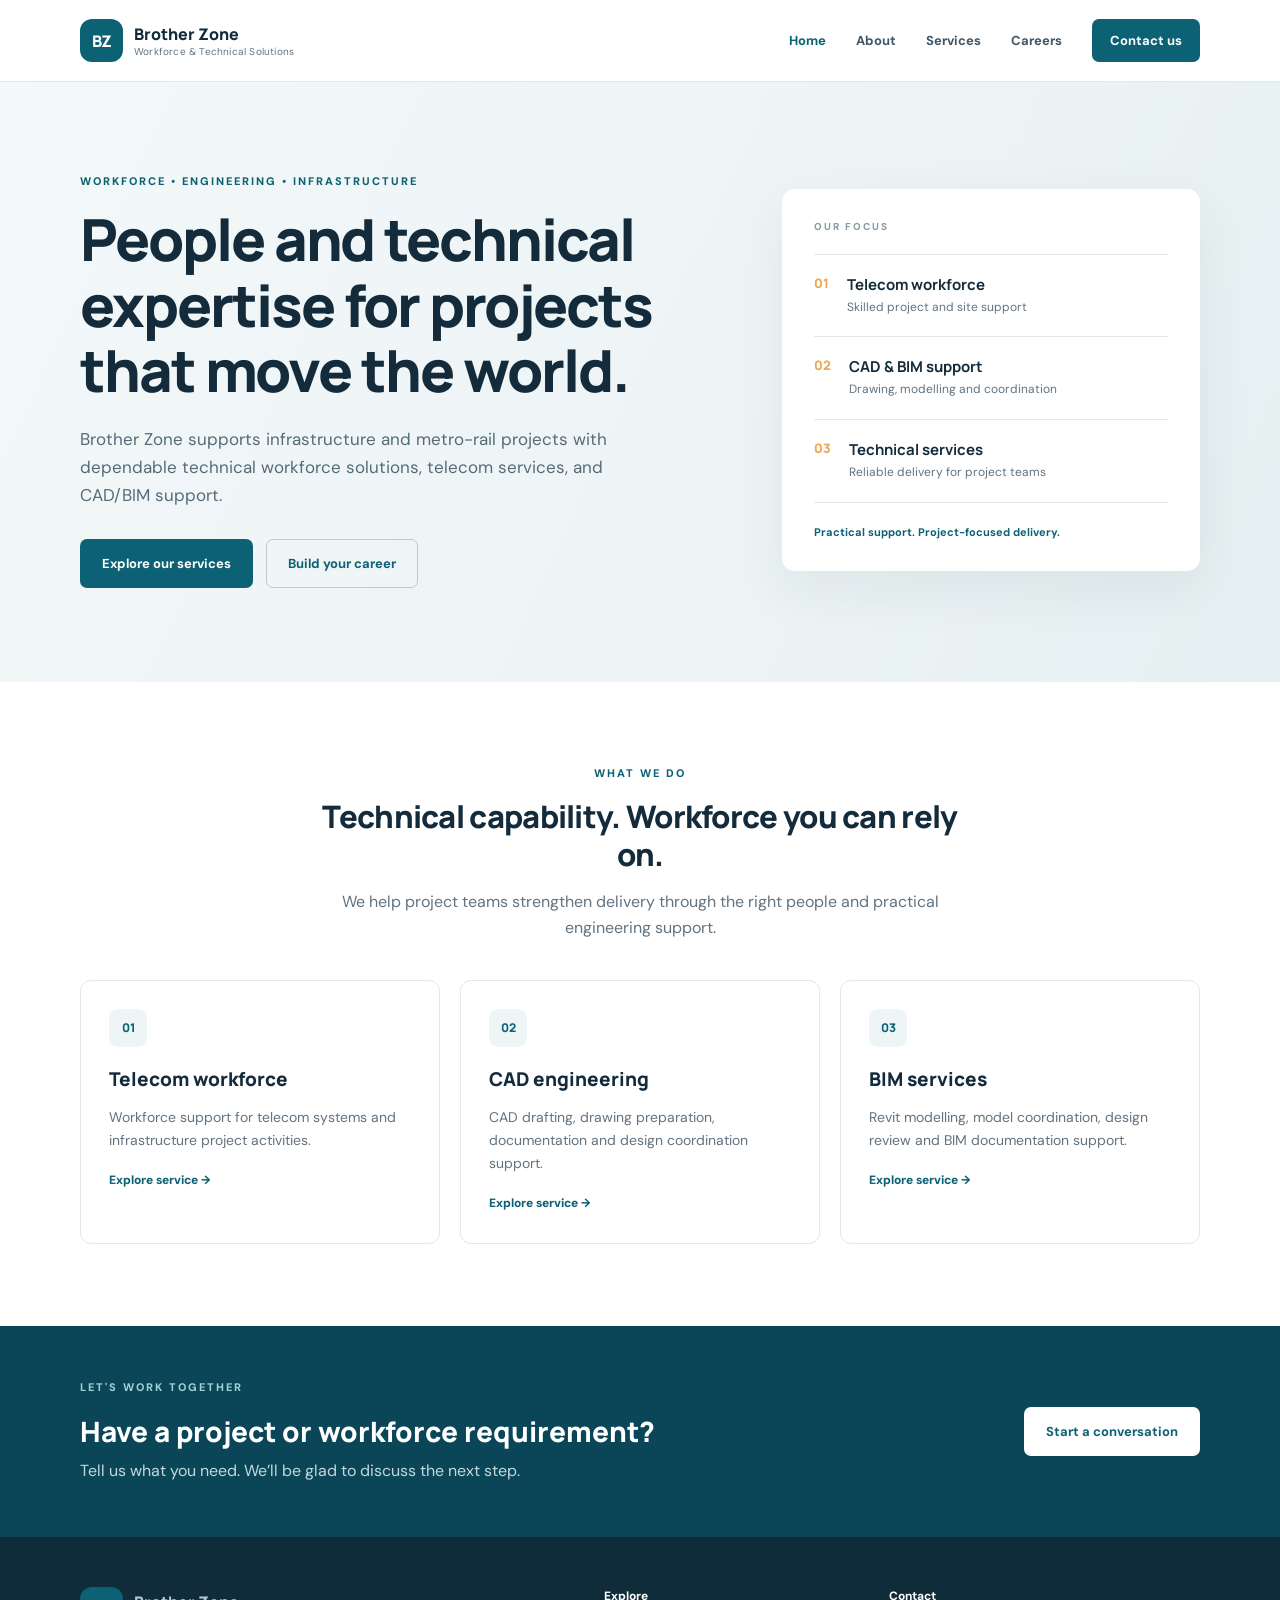
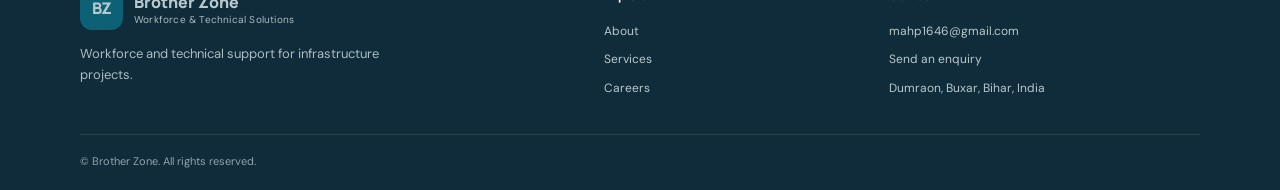
<file: index.html>
<!doctype html>
<html lang="en"><head><meta charset="utf-8"><meta name="viewport" content="width=device-width,initial-scale=1"><meta name="description" content="Brother Zone Workforce & Technical Solutions — technical staffing, telecom and CAD/BIM support for infrastructure projects."><title>Brother Zone | Workforce & Technical Solutions</title><style>
@import url('https://fonts.googleapis.com/css2?family=DM+Sans:wght@400;500;600;700&family=Manrope:wght@400;500;600;700;800&display=swap');
:root{--ink:#142b3b;--muted:#627381;--blue:#0c6174;--blue2:#0a4658;--gold:#e9aa52;--paper:#f5f8f9;--line:#e2e9ec;--white:#fff}*{box-sizing:border-box}html{scroll-behavior:smooth}body{margin:0;color:var(--ink);font-family:'DM Sans',Arial,sans-serif;line-height:1.65;background:#fff}a{color:var(--blue);text-decoration:none}a:hover{color:var(--blue2)}.container{width:min(1120px,calc(100% - 40px));margin:auto}.site-header{height:82px;background:#fff;border-bottom:1px solid var(--line);display:flex;align-items:center;position:sticky;top:0;z-index:10}.nav-wrap{display:flex;align-items:center;justify-content:space-between}.brand{display:flex;align-items:center;gap:11px;color:var(--ink)}.brand-mark{width:43px;height:43px;display:grid;place-items:center;background:var(--blue);color:#fff;font:800 16px Manrope,sans-serif;border-radius:12px;letter-spacing:-1px}.brand strong,.brand small{display:block;line-height:1.3}.brand strong{font:800 16px Manrope,sans-serif}.brand small{font-size:10px;color:var(--muted);letter-spacing:.2px}.nav{display:flex;align-items:center;gap:30px}.nav a{font-size:13px;font-weight:700;color:#415564}.nav a.active{color:var(--blue)}.nav .nav-cta{background:var(--blue);color:#fff;padding:11px 18px;border-radius:7px}.menu-toggle{display:none;border:0;background:transparent;font-size:25px;color:var(--ink)}.hero{background:linear-gradient(115deg,#f3f8f9 0%,#edf4f5 58%,#e5eff1 100%);padding:90px 0 94px;overflow:hidden}.hero-grid{display:grid;grid-template-columns:1.2fr .8fr;gap:75px;align-items:center}.eyebrow{font-size:11px;font-weight:800;letter-spacing:2px;color:var(--blue);margin:0 0 16px}.hero h1,.page-hero h1{font:800 clamp(38px,5vw,58px)/1.13 Manrope,sans-serif;letter-spacing:-2px;margin:0 0 22px;max-width:700px}.hero-copy{font-size:17px;color:#566b78;max-width:590px}.actions{display:flex;gap:13px;flex-wrap:wrap;margin-top:30px}.btn{display:inline-flex;align-items:center;justify-content:center;padding:13px 21px;border-radius:7px;font-size:13px;font-weight:700;border:1px solid transparent;cursor:pointer;font-family:inherit}.btn-primary{background:var(--blue);color:#fff}.btn-primary:hover{background:var(--blue2);color:#fff}.btn-outline{border-color:#b8cbd0;color:var(--blue)}.btn-light{background:#fff;color:var(--blue)}.btn-full{width:100%}.hero-panel{background:#fff;padding:30px 32px;border-radius:13px;box-shadow:0 18px 55px #163b4a12}.panel-kicker{font-size:10px;font-weight:800;letter-spacing:2px;color:#8a9aa3;padding-bottom:18px;border-bottom:1px solid var(--line)}.focus-item{display:flex;gap:18px;padding:19px 0;border-bottom:1px solid var(--line)}.focus-item>span{font:800 13px Manrope;color:var(--gold)}.focus-item b,.focus-item small{display:block}.focus-item b{font:700 15px Manrope}.focus-item small{font-size:12px;color:var(--muted);margin-top:3px}.panel-foot{font-size:11px;color:var(--blue);font-weight:700;padding-top:20px}.section{padding:82px 0}.section-heading{text-align:center;max-width:650px;margin:0 auto 38px}.section-heading h2,.content-narrow h2,.contact-grid h2,.careers-layout h2{font:800 31px/1.2 Manrope;margin:0 0 14px;letter-spacing:-.7px}.section-heading>p:last-child{color:var(--muted)}.cards{display:grid;gap:20px}.three{grid-template-columns:repeat(3,1fr)}.two{grid-template-columns:repeat(2,1fr)}.card{border:1px solid var(--line);border-radius:11px;padding:28px;background:#fff}.card-icon{width:38px;height:38px;display:grid;place-items:center;background:#edf5f6;color:var(--blue);font:800 12px Manrope;border-radius:9px;margin-bottom:19px}.card h3,.card h2{font:800 19px Manrope;margin:0 0 10px}.card p{color:var(--muted);font-size:14px}.card>a{font-size:12px;font-weight:800}.cta-band{background:var(--blue2);color:#fff;padding:52px 0}.cta-inner{display:flex;align-items:center;justify-content:space-between;gap:25px}.cta-inner .eyebrow{color:#9fd0d6}.cta-inner h2{font:800 28px Manrope;margin:0 0 8px}.cta-inner p:not(.eyebrow){color:#c4d8dc;margin:0}.footer{background:#102b39;color:#d8e4e7;padding:50px 0 20px}.footer-grid{display:grid;grid-template-columns:2fr 1fr 1.3fr;gap:45px;padding-bottom:35px}.brand-footer{color:#fff}.brand-footer small{color:#aabdc3}.footer p{font-size:13px;color:#aabdc3;max-width:300px}.footer-grid>div:not(:first-child){display:flex;flex-direction:column;align-items:flex-start;gap:9px;font-size:12px}.footer-grid b{color:#fff;margin-bottom:6px}.footer-grid a,.footer-grid span{color:#b8c9ce}.copyright{border-top:1px solid #29434e;padding-top:17px;color:#8ea4ac;font-size:11px}.page-hero{background:var(--paper);padding:75px 0 70px}.page-hero h1{font-size:clamp(35px,4vw,48px);max-width:780px}.page-hero p:not(.eyebrow){color:var(--muted);max-width:680px}.content-narrow{max-width:780px}.content-narrow p{color:var(--muted);margin-bottom:28px}.note{padding:24px;background:#f1f7f8;border-left:3px solid var(--gold);border-radius:5px}.note p{margin:8px 0 0}.service-card ul{padding-left:19px;color:var(--muted);font-size:13px}.service-card li{padding:4px 0}.section-bottom{text-align:center;margin-top:34px}.careers-layout{display:grid;grid-template-columns:1.4fr .8fr;gap:60px}.muted{color:var(--muted)}.role{padding:19px 0;border-bottom:1px solid var(--line)}.role h3{font:700 17px Manrope;margin:8px 0 5px}.role p{font-size:13px;color:var(--muted);margin:0}.role-tag{font-size:9px;font-weight:800;letter-spacing:1.3px;color:var(--blue)}.apply-box{background:#f2f7f8;border-radius:11px;padding:28px;height:max-content}.apply-box h2{font-size:24px}.apply-box p{font-size:13px;color:var(--muted)}.apply-box .small{margin-top:17px}.small{font-size:11px}.contact-grid{display:grid;grid-template-columns:.8fr 1.2fr;gap:70px}.contact-line{padding:16px 0;border-bottom:1px solid var(--line);display:flex;flex-direction:column;gap:4px}.contact-line span{font-size:11px;color:var(--muted);text-transform:uppercase;letter-spacing:1px}.contact-line a,.contact-line b{font-size:14px}.contact-grid .muted{font-size:13px;margin-top:22px}.contact-form{background:#f7f9fa;border:1px solid var(--line);border-radius:11px;padding:28px}.contact-form h2{font-size:24px}.contact-form label{display:block;font-size:12px;font-weight:700;margin:13px 0 6px}.contact-form input,.contact-form select,.contact-form textarea{width:100%;padding:12px;border:1px solid #d8e2e5;border-radius:6px;background:#fff;font:13px 'DM Sans',sans-serif;color:var(--ink)}.contact-form textarea{resize:vertical}.contact-form button{margin-top:18px}.contact-form .small{margin-bottom:0}@media(max-width:760px){.site-header{height:72px}.menu-toggle{display:block}.nav{display:none;position:absolute;top:71px;left:0;right:0;background:#fff;padding:18px 22px 23px;box-shadow:0 12px 18px #102b3915;flex-direction:column;align-items:stretch;gap:17px}.nav.open{display:flex}.nav .nav-cta{text-align:center}.hero{padding:65px 0}.hero-grid,.careers-layout,.contact-grid{grid-template-columns:1fr;gap:35px}.hero h1{font-size:40px}.three,.two{grid-template-columns:1fr}.section{padding:62px 0}.cta-inner{align-items:flex-start;flex-direction:column}.footer-grid{grid-template-columns:1fr 1fr;gap:28px}.footer-grid>div:first-child{grid-column:1/-1}.page-hero{padding:55px 0}.page-hero h1{font-size:37px}}@media(prefers-reduced-motion:no-preference){.card,.btn{transition:transform .18s ease,background .18s ease}.card:hover{transform:translateY(-3px)}}

</style><script>
document.addEventListener('DOMContentLoaded',()=>{const toggle=document.querySelector('.menu-toggle');const nav=document.querySelector('.nav');if(toggle&&nav){toggle.addEventListener('click',()=>{const open=nav.classList.toggle('open');toggle.setAttribute('aria-expanded',String(open));});}document.querySelectorAll('[data-year]').forEach(el=>el.textContent=new Date().getFullYear());const form=document.getElementById('contactForm');if(form){form.addEventListener('submit',e=>{e.preventDefault();const d=new FormData(form);const subject=encodeURIComponent('Website enquiry - '+d.get('subject'));const body=encodeURIComponent('Name: '+d.get('name')+'
Email: '+d.get('email')+'
Enquiry type: '+d.get('subject')+'

Message:
'+d.get('message'));window.location.href='mailto:mahp1646@gmail.com?subject='+subject+'&body='+body;});}});
</script></head><body>
<header class="site-header"><div class="container nav-wrap"><a class="brand" href="index.html"><span class="brand-mark">BZ</span><span><strong>Brother Zone</strong><small>Workforce & Technical Solutions</small></span></a><button class="menu-toggle" aria-label="Toggle navigation" aria-expanded="false">☰</button><nav class="nav"><a class="active" href="index.html">Home</a><a href="about.html">About</a><a href="services.html">Services</a><a href="careers.html">Careers</a><a class="nav-cta" href="contact.html">Contact us</a></nav></div></header>
<main><section class="hero"><div class="container hero-grid"><div><p class="eyebrow">WORKFORCE • ENGINEERING • INFRASTRUCTURE</p><h1>People and technical expertise for projects that move the world.</h1><p class="hero-copy">Brother Zone supports infrastructure and metro-rail projects with dependable technical workforce solutions, telecom services, and CAD/BIM support.</p><div class="actions"><a class="btn btn-primary" href="services.html">Explore our services</a><a class="btn btn-outline" href="careers.html">Build your career</a></div></div><div class="hero-panel"><div class="panel-kicker">OUR FOCUS</div><div class="focus-item"><span>01</span><div><b>Telecom workforce</b><small>Skilled project and site support</small></div></div><div class="focus-item"><span>02</span><div><b>CAD & BIM support</b><small>Drawing, modelling and coordination</small></div></div><div class="focus-item"><span>03</span><div><b>Technical services</b><small>Reliable delivery for project teams</small></div></div><div class="panel-foot">Practical support. Project-focused delivery.</div></div></div></section>
<section class="section"><div class="container"><div class="section-heading"><p class="eyebrow">WHAT WE DO</p><h2>Technical capability. Workforce you can rely on.</h2><p>We help project teams strengthen delivery through the right people and practical engineering support.</p></div><div class="cards three"><article class="card"><div class="card-icon">01</div><h3>Telecom workforce</h3><p>Workforce support for telecom systems and infrastructure project activities.</p><a href="services.html">Explore service →</a></article><article class="card"><div class="card-icon">02</div><h3>CAD engineering</h3><p>CAD drafting, drawing preparation, documentation and design coordination support.</p><a href="services.html">Explore service →</a></article><article class="card"><div class="card-icon">03</div><h3>BIM services</h3><p>Revit modelling, model coordination, design review and BIM documentation support.</p><a href="services.html">Explore service →</a></article></div></div></section>
<section class="cta-band"><div class="container cta-inner"><div><p class="eyebrow">LET'S WORK TOGETHER</p><h2>Have a project or workforce requirement?</h2><p>Tell us what you need. We’ll be glad to discuss the next step.</p></div><a class="btn btn-light" href="contact.html">Start a conversation</a></div></section></main>
<footer class="footer"><div class="container footer-grid"><div><a class="brand brand-footer" href="index.html"><span class="brand-mark">BZ</span><span><strong>Brother Zone</strong><small>Workforce & Technical Solutions</small></span></a><p>Workforce and technical support for infrastructure projects.</p></div><div><b>Explore</b><a href="about.html">About</a><a href="services.html">Services</a><a href="careers.html">Careers</a></div><div><b>Contact</b><a href="mailto:mahp1646@gmail.com">mahp1646@gmail.com</a><a href="contact.html">Send an enquiry</a><span>Dumraon, Buxar, Bihar, India</span></div></div><div class="container copyright">© <span data-year></span> Brother Zone. All rights reserved.</div></footer></body></html>
</file>
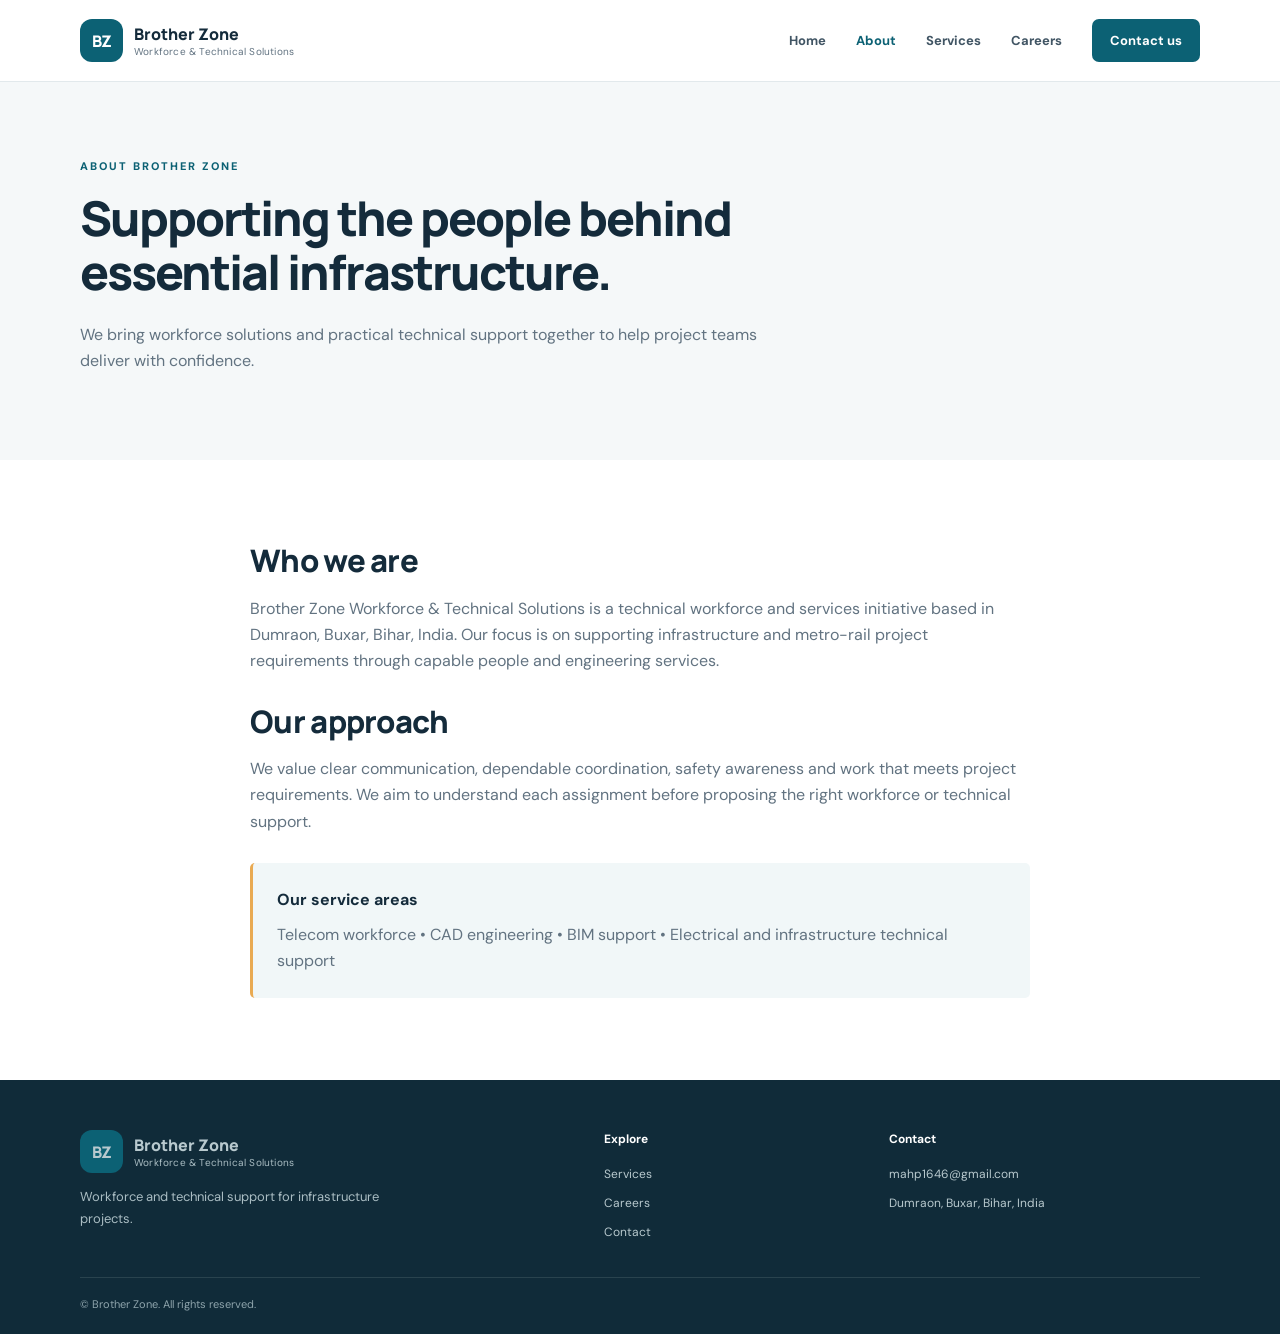
<file: about.html>
<!doctype html><html lang="en"><head><meta charset="utf-8"><meta name="viewport" content="width=device-width,initial-scale=1"><meta name="description" content="Learn about Brother Zone Workforce & Technical Solutions."><title>About | Brother Zone</title><style>
@import url('https://fonts.googleapis.com/css2?family=DM+Sans:wght@400;500;600;700&family=Manrope:wght@400;500;600;700;800&display=swap');
:root{--ink:#142b3b;--muted:#627381;--blue:#0c6174;--blue2:#0a4658;--gold:#e9aa52;--paper:#f5f8f9;--line:#e2e9ec;--white:#fff}*{box-sizing:border-box}html{scroll-behavior:smooth}body{margin:0;color:var(--ink);font-family:'DM Sans',Arial,sans-serif;line-height:1.65;background:#fff}a{color:var(--blue);text-decoration:none}a:hover{color:var(--blue2)}.container{width:min(1120px,calc(100% - 40px));margin:auto}.site-header{height:82px;background:#fff;border-bottom:1px solid var(--line);display:flex;align-items:center;position:sticky;top:0;z-index:10}.nav-wrap{display:flex;align-items:center;justify-content:space-between}.brand{display:flex;align-items:center;gap:11px;color:var(--ink)}.brand-mark{width:43px;height:43px;display:grid;place-items:center;background:var(--blue);color:#fff;font:800 16px Manrope,sans-serif;border-radius:12px;letter-spacing:-1px}.brand strong,.brand small{display:block;line-height:1.3}.brand strong{font:800 16px Manrope,sans-serif}.brand small{font-size:10px;color:var(--muted);letter-spacing:.2px}.nav{display:flex;align-items:center;gap:30px}.nav a{font-size:13px;font-weight:700;color:#415564}.nav a.active{color:var(--blue)}.nav .nav-cta{background:var(--blue);color:#fff;padding:11px 18px;border-radius:7px}.menu-toggle{display:none;border:0;background:transparent;font-size:25px;color:var(--ink)}.hero{background:linear-gradient(115deg,#f3f8f9 0%,#edf4f5 58%,#e5eff1 100%);padding:90px 0 94px;overflow:hidden}.hero-grid{display:grid;grid-template-columns:1.2fr .8fr;gap:75px;align-items:center}.eyebrow{font-size:11px;font-weight:800;letter-spacing:2px;color:var(--blue);margin:0 0 16px}.hero h1,.page-hero h1{font:800 clamp(38px,5vw,58px)/1.13 Manrope,sans-serif;letter-spacing:-2px;margin:0 0 22px;max-width:700px}.hero-copy{font-size:17px;color:#566b78;max-width:590px}.actions{display:flex;gap:13px;flex-wrap:wrap;margin-top:30px}.btn{display:inline-flex;align-items:center;justify-content:center;padding:13px 21px;border-radius:7px;font-size:13px;font-weight:700;border:1px solid transparent;cursor:pointer;font-family:inherit}.btn-primary{background:var(--blue);color:#fff}.btn-primary:hover{background:var(--blue2);color:#fff}.btn-outline{border-color:#b8cbd0;color:var(--blue)}.btn-light{background:#fff;color:var(--blue)}.btn-full{width:100%}.hero-panel{background:#fff;padding:30px 32px;border-radius:13px;box-shadow:0 18px 55px #163b4a12}.panel-kicker{font-size:10px;font-weight:800;letter-spacing:2px;color:#8a9aa3;padding-bottom:18px;border-bottom:1px solid var(--line)}.focus-item{display:flex;gap:18px;padding:19px 0;border-bottom:1px solid var(--line)}.focus-item>span{font:800 13px Manrope;color:var(--gold)}.focus-item b,.focus-item small{display:block}.focus-item b{font:700 15px Manrope}.focus-item small{font-size:12px;color:var(--muted);margin-top:3px}.panel-foot{font-size:11px;color:var(--blue);font-weight:700;padding-top:20px}.section{padding:82px 0}.section-heading{text-align:center;max-width:650px;margin:0 auto 38px}.section-heading h2,.content-narrow h2,.contact-grid h2,.careers-layout h2{font:800 31px/1.2 Manrope;margin:0 0 14px;letter-spacing:-.7px}.section-heading>p:last-child{color:var(--muted)}.cards{display:grid;gap:20px}.three{grid-template-columns:repeat(3,1fr)}.two{grid-template-columns:repeat(2,1fr)}.card{border:1px solid var(--line);border-radius:11px;padding:28px;background:#fff}.card-icon{width:38px;height:38px;display:grid;place-items:center;background:#edf5f6;color:var(--blue);font:800 12px Manrope;border-radius:9px;margin-bottom:19px}.card h3,.card h2{font:800 19px Manrope;margin:0 0 10px}.card p{color:var(--muted);font-size:14px}.card>a{font-size:12px;font-weight:800}.cta-band{background:var(--blue2);color:#fff;padding:52px 0}.cta-inner{display:flex;align-items:center;justify-content:space-between;gap:25px}.cta-inner .eyebrow{color:#9fd0d6}.cta-inner h2{font:800 28px Manrope;margin:0 0 8px}.cta-inner p:not(.eyebrow){color:#c4d8dc;margin:0}.footer{background:#102b39;color:#d8e4e7;padding:50px 0 20px}.footer-grid{display:grid;grid-template-columns:2fr 1fr 1.3fr;gap:45px;padding-bottom:35px}.brand-footer{color:#fff}.brand-footer small{color:#aabdc3}.footer p{font-size:13px;color:#aabdc3;max-width:300px}.footer-grid>div:not(:first-child){display:flex;flex-direction:column;align-items:flex-start;gap:9px;font-size:12px}.footer-grid b{color:#fff;margin-bottom:6px}.footer-grid a,.footer-grid span{color:#b8c9ce}.copyright{border-top:1px solid #29434e;padding-top:17px;color:#8ea4ac;font-size:11px}.page-hero{background:var(--paper);padding:75px 0 70px}.page-hero h1{font-size:clamp(35px,4vw,48px);max-width:780px}.page-hero p:not(.eyebrow){color:var(--muted);max-width:680px}.content-narrow{max-width:780px}.content-narrow p{color:var(--muted);margin-bottom:28px}.note{padding:24px;background:#f1f7f8;border-left:3px solid var(--gold);border-radius:5px}.note p{margin:8px 0 0}.service-card ul{padding-left:19px;color:var(--muted);font-size:13px}.service-card li{padding:4px 0}.section-bottom{text-align:center;margin-top:34px}.careers-layout{display:grid;grid-template-columns:1.4fr .8fr;gap:60px}.muted{color:var(--muted)}.role{padding:19px 0;border-bottom:1px solid var(--line)}.role h3{font:700 17px Manrope;margin:8px 0 5px}.role p{font-size:13px;color:var(--muted);margin:0}.role-tag{font-size:9px;font-weight:800;letter-spacing:1.3px;color:var(--blue)}.apply-box{background:#f2f7f8;border-radius:11px;padding:28px;height:max-content}.apply-box h2{font-size:24px}.apply-box p{font-size:13px;color:var(--muted)}.apply-box .small{margin-top:17px}.small{font-size:11px}.contact-grid{display:grid;grid-template-columns:.8fr 1.2fr;gap:70px}.contact-line{padding:16px 0;border-bottom:1px solid var(--line);display:flex;flex-direction:column;gap:4px}.contact-line span{font-size:11px;color:var(--muted);text-transform:uppercase;letter-spacing:1px}.contact-line a,.contact-line b{font-size:14px}.contact-grid .muted{font-size:13px;margin-top:22px}.contact-form{background:#f7f9fa;border:1px solid var(--line);border-radius:11px;padding:28px}.contact-form h2{font-size:24px}.contact-form label{display:block;font-size:12px;font-weight:700;margin:13px 0 6px}.contact-form input,.contact-form select,.contact-form textarea{width:100%;padding:12px;border:1px solid #d8e2e5;border-radius:6px;background:#fff;font:13px 'DM Sans',sans-serif;color:var(--ink)}.contact-form textarea{resize:vertical}.contact-form button{margin-top:18px}.contact-form .small{margin-bottom:0}@media(max-width:760px){.site-header{height:72px}.menu-toggle{display:block}.nav{display:none;position:absolute;top:71px;left:0;right:0;background:#fff;padding:18px 22px 23px;box-shadow:0 12px 18px #102b3915;flex-direction:column;align-items:stretch;gap:17px}.nav.open{display:flex}.nav .nav-cta{text-align:center}.hero{padding:65px 0}.hero-grid,.careers-layout,.contact-grid{grid-template-columns:1fr;gap:35px}.hero h1{font-size:40px}.three,.two{grid-template-columns:1fr}.section{padding:62px 0}.cta-inner{align-items:flex-start;flex-direction:column}.footer-grid{grid-template-columns:1fr 1fr;gap:28px}.footer-grid>div:first-child{grid-column:1/-1}.page-hero{padding:55px 0}.page-hero h1{font-size:37px}}@media(prefers-reduced-motion:no-preference){.card,.btn{transition:transform .18s ease,background .18s ease}.card:hover{transform:translateY(-3px)}}

</style><script>
document.addEventListener('DOMContentLoaded',()=>{const toggle=document.querySelector('.menu-toggle');const nav=document.querySelector('.nav');if(toggle&&nav){toggle.addEventListener('click',()=>{const open=nav.classList.toggle('open');toggle.setAttribute('aria-expanded',String(open));});}document.querySelectorAll('[data-year]').forEach(el=>el.textContent=new Date().getFullYear());const form=document.getElementById('contactForm');if(form){form.addEventListener('submit',e=>{e.preventDefault();const d=new FormData(form);const subject=encodeURIComponent('Website enquiry - '+d.get('subject'));const body=encodeURIComponent('Name: '+d.get('name')+'
Email: '+d.get('email')+'
Enquiry type: '+d.get('subject')+'

Message:
'+d.get('message'));window.location.href='mailto:mahp1646@gmail.com?subject='+subject+'&body='+body;});}});
</script></head><body>
<header class="site-header"><div class="container nav-wrap"><a class="brand" href="index.html"><span class="brand-mark">BZ</span><span><strong>Brother Zone</strong><small>Workforce & Technical Solutions</small></span></a><button class="menu-toggle" aria-label="Toggle navigation" aria-expanded="false">☰</button><nav class="nav"><a href="index.html">Home</a><a class="active" href="about.html">About</a><a href="services.html">Services</a><a href="careers.html">Careers</a><a class="nav-cta" href="contact.html">Contact us</a></nav></div></header>
<main><section class="page-hero"><div class="container"><p class="eyebrow">ABOUT BROTHER ZONE</p><h1>Supporting the people behind essential infrastructure.</h1><p>We bring workforce solutions and practical technical support together to help project teams deliver with confidence.</p></div></section><section class="section"><div class="container content-narrow"><h2>Who we are</h2><p>Brother Zone Workforce & Technical Solutions is a technical workforce and services initiative based in Dumraon, Buxar, Bihar, India. Our focus is on supporting infrastructure and metro-rail project requirements through capable people and engineering services.</p><h2>Our approach</h2><p>We value clear communication, dependable coordination, safety awareness and work that meets project requirements. We aim to understand each assignment before proposing the right workforce or technical support.</p><div class="note"><b>Our service areas</b><p>Telecom workforce • CAD engineering • BIM support • Electrical and infrastructure technical support</p></div></div></section></main>
<footer class="footer"><div class="container footer-grid"><div><a class="brand brand-footer" href="index.html"><span class="brand-mark">BZ</span><span><strong>Brother Zone</strong><small>Workforce & Technical Solutions</small></span></a><p>Workforce and technical support for infrastructure projects.</p></div><div><b>Explore</b><a href="services.html">Services</a><a href="careers.html">Careers</a><a href="contact.html">Contact</a></div><div><b>Contact</b><a href="mailto:mahp1646@gmail.com">mahp1646@gmail.com</a><span>Dumraon, Buxar, Bihar, India</span></div></div><div class="container copyright">© <span data-year></span> Brother Zone. All rights reserved.</div></footer></body></html>
</file>
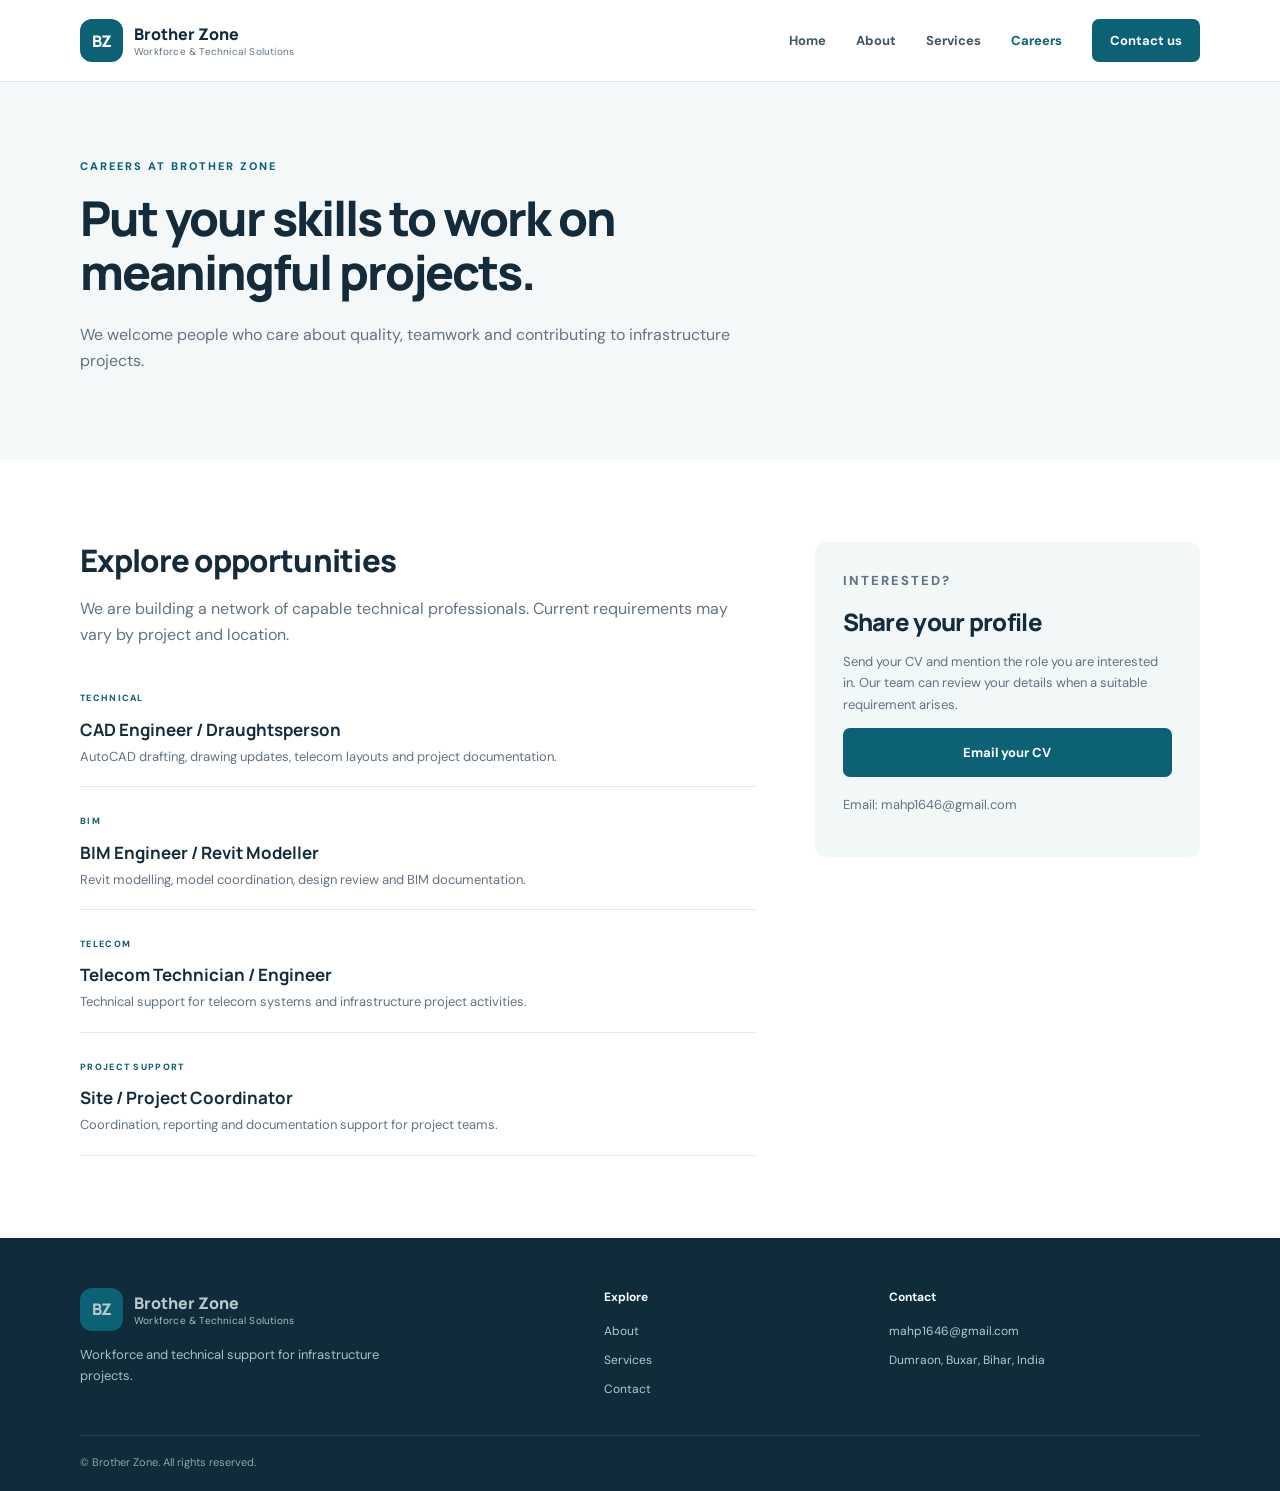
<file: careers.html>
<!doctype html><html lang="en"><head><meta charset="utf-8"><meta name="viewport" content="width=device-width,initial-scale=1"><meta name="description" content="Explore career opportunities with Brother Zone Workforce & Technical Solutions."><title>Careers | Brother Zone</title><style>
@import url('https://fonts.googleapis.com/css2?family=DM+Sans:wght@400;500;600;700&family=Manrope:wght@400;500;600;700;800&display=swap');
:root{--ink:#142b3b;--muted:#627381;--blue:#0c6174;--blue2:#0a4658;--gold:#e9aa52;--paper:#f5f8f9;--line:#e2e9ec;--white:#fff}*{box-sizing:border-box}html{scroll-behavior:smooth}body{margin:0;color:var(--ink);font-family:'DM Sans',Arial,sans-serif;line-height:1.65;background:#fff}a{color:var(--blue);text-decoration:none}a:hover{color:var(--blue2)}.container{width:min(1120px,calc(100% - 40px));margin:auto}.site-header{height:82px;background:#fff;border-bottom:1px solid var(--line);display:flex;align-items:center;position:sticky;top:0;z-index:10}.nav-wrap{display:flex;align-items:center;justify-content:space-between}.brand{display:flex;align-items:center;gap:11px;color:var(--ink)}.brand-mark{width:43px;height:43px;display:grid;place-items:center;background:var(--blue);color:#fff;font:800 16px Manrope,sans-serif;border-radius:12px;letter-spacing:-1px}.brand strong,.brand small{display:block;line-height:1.3}.brand strong{font:800 16px Manrope,sans-serif}.brand small{font-size:10px;color:var(--muted);letter-spacing:.2px}.nav{display:flex;align-items:center;gap:30px}.nav a{font-size:13px;font-weight:700;color:#415564}.nav a.active{color:var(--blue)}.nav .nav-cta{background:var(--blue);color:#fff;padding:11px 18px;border-radius:7px}.menu-toggle{display:none;border:0;background:transparent;font-size:25px;color:var(--ink)}.hero{background:linear-gradient(115deg,#f3f8f9 0%,#edf4f5 58%,#e5eff1 100%);padding:90px 0 94px;overflow:hidden}.hero-grid{display:grid;grid-template-columns:1.2fr .8fr;gap:75px;align-items:center}.eyebrow{font-size:11px;font-weight:800;letter-spacing:2px;color:var(--blue);margin:0 0 16px}.hero h1,.page-hero h1{font:800 clamp(38px,5vw,58px)/1.13 Manrope,sans-serif;letter-spacing:-2px;margin:0 0 22px;max-width:700px}.hero-copy{font-size:17px;color:#566b78;max-width:590px}.actions{display:flex;gap:13px;flex-wrap:wrap;margin-top:30px}.btn{display:inline-flex;align-items:center;justify-content:center;padding:13px 21px;border-radius:7px;font-size:13px;font-weight:700;border:1px solid transparent;cursor:pointer;font-family:inherit}.btn-primary{background:var(--blue);color:#fff}.btn-primary:hover{background:var(--blue2);color:#fff}.btn-outline{border-color:#b8cbd0;color:var(--blue)}.btn-light{background:#fff;color:var(--blue)}.btn-full{width:100%}.hero-panel{background:#fff;padding:30px 32px;border-radius:13px;box-shadow:0 18px 55px #163b4a12}.panel-kicker{font-size:10px;font-weight:800;letter-spacing:2px;color:#8a9aa3;padding-bottom:18px;border-bottom:1px solid var(--line)}.focus-item{display:flex;gap:18px;padding:19px 0;border-bottom:1px solid var(--line)}.focus-item>span{font:800 13px Manrope;color:var(--gold)}.focus-item b,.focus-item small{display:block}.focus-item b{font:700 15px Manrope}.focus-item small{font-size:12px;color:var(--muted);margin-top:3px}.panel-foot{font-size:11px;color:var(--blue);font-weight:700;padding-top:20px}.section{padding:82px 0}.section-heading{text-align:center;max-width:650px;margin:0 auto 38px}.section-heading h2,.content-narrow h2,.contact-grid h2,.careers-layout h2{font:800 31px/1.2 Manrope;margin:0 0 14px;letter-spacing:-.7px}.section-heading>p:last-child{color:var(--muted)}.cards{display:grid;gap:20px}.three{grid-template-columns:repeat(3,1fr)}.two{grid-template-columns:repeat(2,1fr)}.card{border:1px solid var(--line);border-radius:11px;padding:28px;background:#fff}.card-icon{width:38px;height:38px;display:grid;place-items:center;background:#edf5f6;color:var(--blue);font:800 12px Manrope;border-radius:9px;margin-bottom:19px}.card h3,.card h2{font:800 19px Manrope;margin:0 0 10px}.card p{color:var(--muted);font-size:14px}.card>a{font-size:12px;font-weight:800}.cta-band{background:var(--blue2);color:#fff;padding:52px 0}.cta-inner{display:flex;align-items:center;justify-content:space-between;gap:25px}.cta-inner .eyebrow{color:#9fd0d6}.cta-inner h2{font:800 28px Manrope;margin:0 0 8px}.cta-inner p:not(.eyebrow){color:#c4d8dc;margin:0}.footer{background:#102b39;color:#d8e4e7;padding:50px 0 20px}.footer-grid{display:grid;grid-template-columns:2fr 1fr 1.3fr;gap:45px;padding-bottom:35px}.brand-footer{color:#fff}.brand-footer small{color:#aabdc3}.footer p{font-size:13px;color:#aabdc3;max-width:300px}.footer-grid>div:not(:first-child){display:flex;flex-direction:column;align-items:flex-start;gap:9px;font-size:12px}.footer-grid b{color:#fff;margin-bottom:6px}.footer-grid a,.footer-grid span{color:#b8c9ce}.copyright{border-top:1px solid #29434e;padding-top:17px;color:#8ea4ac;font-size:11px}.page-hero{background:var(--paper);padding:75px 0 70px}.page-hero h1{font-size:clamp(35px,4vw,48px);max-width:780px}.page-hero p:not(.eyebrow){color:var(--muted);max-width:680px}.content-narrow{max-width:780px}.content-narrow p{color:var(--muted);margin-bottom:28px}.note{padding:24px;background:#f1f7f8;border-left:3px solid var(--gold);border-radius:5px}.note p{margin:8px 0 0}.service-card ul{padding-left:19px;color:var(--muted);font-size:13px}.service-card li{padding:4px 0}.section-bottom{text-align:center;margin-top:34px}.careers-layout{display:grid;grid-template-columns:1.4fr .8fr;gap:60px}.muted{color:var(--muted)}.role{padding:19px 0;border-bottom:1px solid var(--line)}.role h3{font:700 17px Manrope;margin:8px 0 5px}.role p{font-size:13px;color:var(--muted);margin:0}.role-tag{font-size:9px;font-weight:800;letter-spacing:1.3px;color:var(--blue)}.apply-box{background:#f2f7f8;border-radius:11px;padding:28px;height:max-content}.apply-box h2{font-size:24px}.apply-box p{font-size:13px;color:var(--muted)}.apply-box .small{margin-top:17px}.small{font-size:11px}.contact-grid{display:grid;grid-template-columns:.8fr 1.2fr;gap:70px}.contact-line{padding:16px 0;border-bottom:1px solid var(--line);display:flex;flex-direction:column;gap:4px}.contact-line span{font-size:11px;color:var(--muted);text-transform:uppercase;letter-spacing:1px}.contact-line a,.contact-line b{font-size:14px}.contact-grid .muted{font-size:13px;margin-top:22px}.contact-form{background:#f7f9fa;border:1px solid var(--line);border-radius:11px;padding:28px}.contact-form h2{font-size:24px}.contact-form label{display:block;font-size:12px;font-weight:700;margin:13px 0 6px}.contact-form input,.contact-form select,.contact-form textarea{width:100%;padding:12px;border:1px solid #d8e2e5;border-radius:6px;background:#fff;font:13px 'DM Sans',sans-serif;color:var(--ink)}.contact-form textarea{resize:vertical}.contact-form button{margin-top:18px}.contact-form .small{margin-bottom:0}@media(max-width:760px){.site-header{height:72px}.menu-toggle{display:block}.nav{display:none;position:absolute;top:71px;left:0;right:0;background:#fff;padding:18px 22px 23px;box-shadow:0 12px 18px #102b3915;flex-direction:column;align-items:stretch;gap:17px}.nav.open{display:flex}.nav .nav-cta{text-align:center}.hero{padding:65px 0}.hero-grid,.careers-layout,.contact-grid{grid-template-columns:1fr;gap:35px}.hero h1{font-size:40px}.three,.two{grid-template-columns:1fr}.section{padding:62px 0}.cta-inner{align-items:flex-start;flex-direction:column}.footer-grid{grid-template-columns:1fr 1fr;gap:28px}.footer-grid>div:first-child{grid-column:1/-1}.page-hero{padding:55px 0}.page-hero h1{font-size:37px}}@media(prefers-reduced-motion:no-preference){.card,.btn{transition:transform .18s ease,background .18s ease}.card:hover{transform:translateY(-3px)}}

</style><script>
document.addEventListener('DOMContentLoaded',()=>{const toggle=document.querySelector('.menu-toggle');const nav=document.querySelector('.nav');if(toggle&&nav){toggle.addEventListener('click',()=>{const open=nav.classList.toggle('open');toggle.setAttribute('aria-expanded',String(open));});}document.querySelectorAll('[data-year]').forEach(el=>el.textContent=new Date().getFullYear());const form=document.getElementById('contactForm');if(form){form.addEventListener('submit',e=>{e.preventDefault();const d=new FormData(form);const subject=encodeURIComponent('Website enquiry - '+d.get('subject'));const body=encodeURIComponent('Name: '+d.get('name')+'
Email: '+d.get('email')+'
Enquiry type: '+d.get('subject')+'

Message:
'+d.get('message'));window.location.href='mailto:mahp1646@gmail.com?subject='+subject+'&body='+body;});}});
</script></head><body>
<header class="site-header"><div class="container nav-wrap"><a class="brand" href="index.html"><span class="brand-mark">BZ</span><span><strong>Brother Zone</strong><small>Workforce & Technical Solutions</small></span></a><button class="menu-toggle" aria-label="Toggle navigation" aria-expanded="false">☰</button><nav class="nav"><a href="index.html">Home</a><a href="about.html">About</a><a href="services.html">Services</a><a class="active" href="careers.html">Careers</a><a class="nav-cta" href="contact.html">Contact us</a></nav></div></header>
<main><section class="page-hero"><div class="container"><p class="eyebrow">CAREERS AT BROTHER ZONE</p><h1>Put your skills to work on meaningful projects.</h1><p>We welcome people who care about quality, teamwork and contributing to infrastructure projects.</p></div></section><section class="section"><div class="container careers-layout"><div><h2>Explore opportunities</h2><p class="muted">We are building a network of capable technical professionals. Current requirements may vary by project and location.</p><div class="role"><span class="role-tag">TECHNICAL</span><h3>CAD Engineer / Draughtsperson</h3><p>AutoCAD drafting, drawing updates, telecom layouts and project documentation.</p></div><div class="role"><span class="role-tag">BIM</span><h3>BIM Engineer / Revit Modeller</h3><p>Revit modelling, model coordination, design review and BIM documentation.</p></div><div class="role"><span class="role-tag">TELECOM</span><h3>Telecom Technician / Engineer</h3><p>Technical support for telecom systems and infrastructure project activities.</p></div><div class="role"><span class="role-tag">PROJECT SUPPORT</span><h3>Site / Project Coordinator</h3><p>Coordination, reporting and documentation support for project teams.</p></div></div><aside class="apply-box"><p class="eyebrow">INTERESTED?</p><h2>Share your profile</h2><p>Send your CV and mention the role you are interested in. Our team can review your details when a suitable requirement arises.</p><a class="btn btn-primary btn-full" href="mailto:mahp1646@gmail.com?subject=Career%20Enquiry%20-%20Brother%20Zone">Email your CV</a><p class="small muted">Email: mahp1646@gmail.com</p></aside></div></section></main>
<footer class="footer"><div class="container footer-grid"><div><a class="brand brand-footer" href="index.html"><span class="brand-mark">BZ</span><span><strong>Brother Zone</strong><small>Workforce & Technical Solutions</small></span></a><p>Workforce and technical support for infrastructure projects.</p></div><div><b>Explore</b><a href="about.html">About</a><a href="services.html">Services</a><a href="contact.html">Contact</a></div><div><b>Contact</b><a href="mailto:mahp1646@gmail.com">mahp1646@gmail.com</a><span>Dumraon, Buxar, Bihar, India</span></div></div><div class="container copyright">© <span data-year></span> Brother Zone. All rights reserved.</div></footer></body></html>
</file>
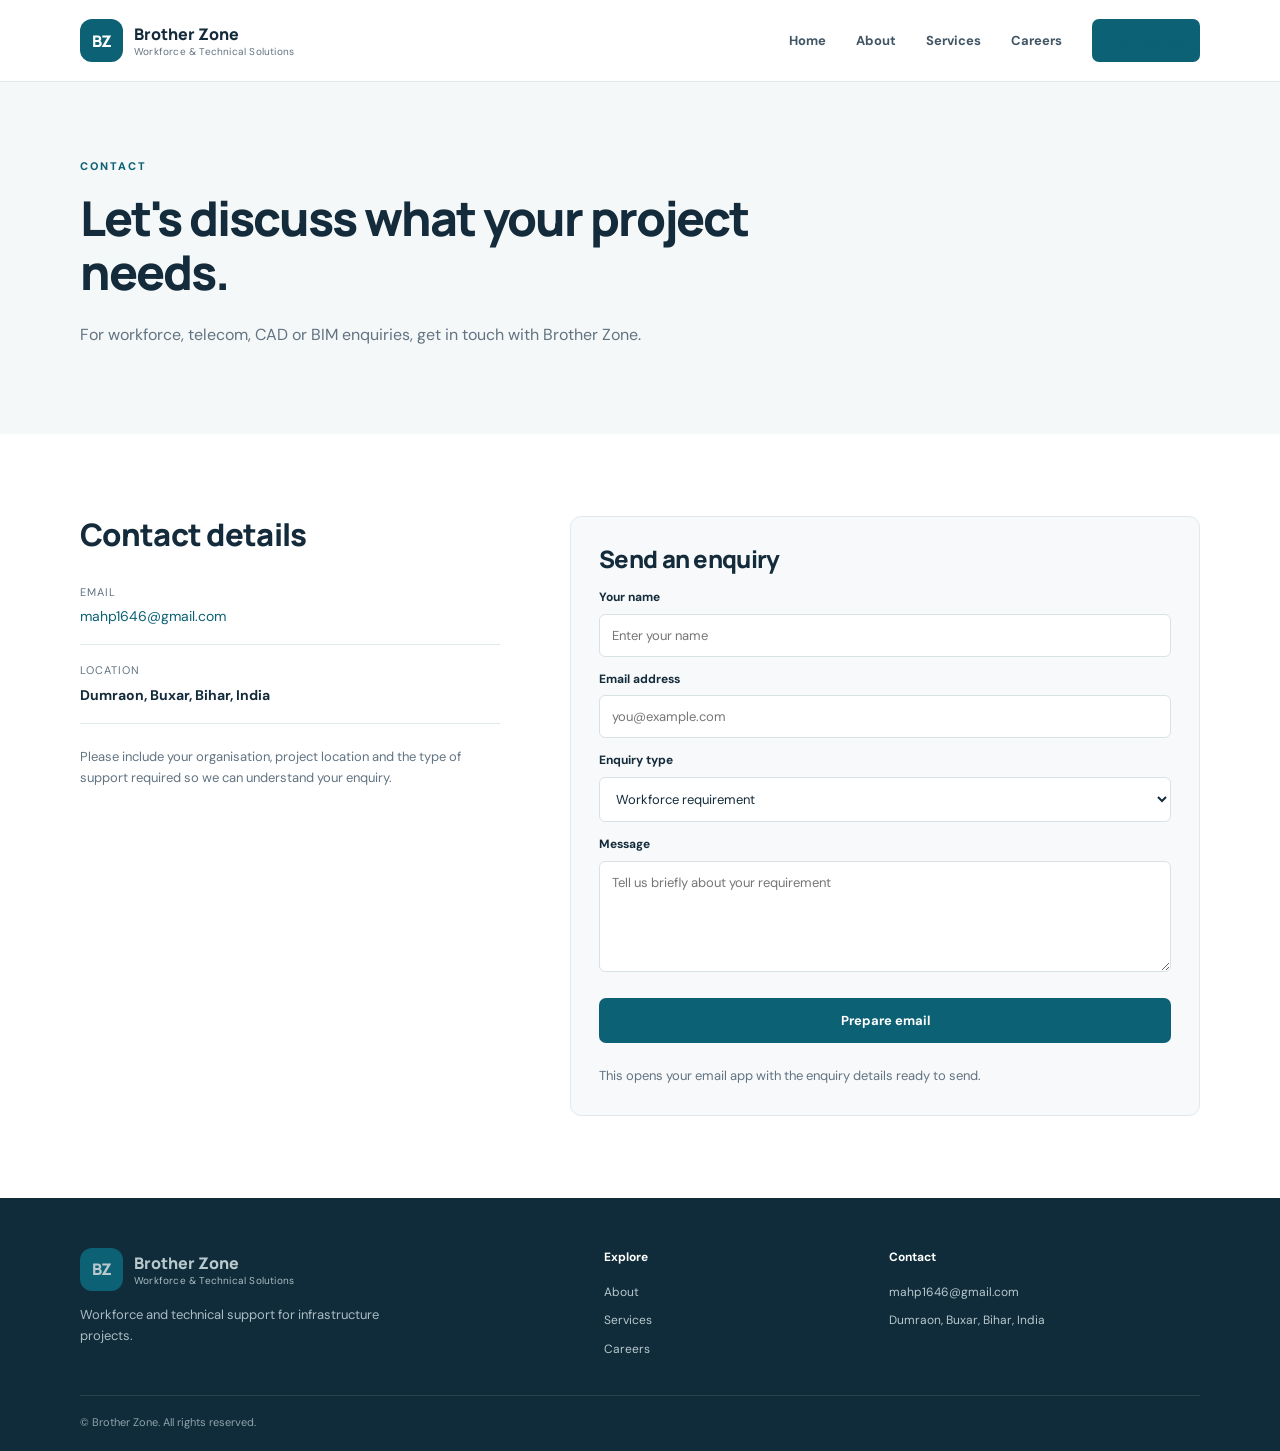
<file: contact.html>
<!doctype html><html lang="en"><head><meta charset="utf-8"><meta name="viewport" content="width=device-width,initial-scale=1"><meta name="description" content="Contact Brother Zone for workforce and technical service enquiries."><title>Contact | Brother Zone</title><style>
@import url('https://fonts.googleapis.com/css2?family=DM+Sans:wght@400;500;600;700&family=Manrope:wght@400;500;600;700;800&display=swap');
:root{--ink:#142b3b;--muted:#627381;--blue:#0c6174;--blue2:#0a4658;--gold:#e9aa52;--paper:#f5f8f9;--line:#e2e9ec;--white:#fff}*{box-sizing:border-box}html{scroll-behavior:smooth}body{margin:0;color:var(--ink);font-family:'DM Sans',Arial,sans-serif;line-height:1.65;background:#fff}a{color:var(--blue);text-decoration:none}a:hover{color:var(--blue2)}.container{width:min(1120px,calc(100% - 40px));margin:auto}.site-header{height:82px;background:#fff;border-bottom:1px solid var(--line);display:flex;align-items:center;position:sticky;top:0;z-index:10}.nav-wrap{display:flex;align-items:center;justify-content:space-between}.brand{display:flex;align-items:center;gap:11px;color:var(--ink)}.brand-mark{width:43px;height:43px;display:grid;place-items:center;background:var(--blue);color:#fff;font:800 16px Manrope,sans-serif;border-radius:12px;letter-spacing:-1px}.brand strong,.brand small{display:block;line-height:1.3}.brand strong{font:800 16px Manrope,sans-serif}.brand small{font-size:10px;color:var(--muted);letter-spacing:.2px}.nav{display:flex;align-items:center;gap:30px}.nav a{font-size:13px;font-weight:700;color:#415564}.nav a.active{color:var(--blue)}.nav .nav-cta{background:var(--blue);color:#fff;padding:11px 18px;border-radius:7px}.menu-toggle{display:none;border:0;background:transparent;font-size:25px;color:var(--ink)}.hero{background:linear-gradient(115deg,#f3f8f9 0%,#edf4f5 58%,#e5eff1 100%);padding:90px 0 94px;overflow:hidden}.hero-grid{display:grid;grid-template-columns:1.2fr .8fr;gap:75px;align-items:center}.eyebrow{font-size:11px;font-weight:800;letter-spacing:2px;color:var(--blue);margin:0 0 16px}.hero h1,.page-hero h1{font:800 clamp(38px,5vw,58px)/1.13 Manrope,sans-serif;letter-spacing:-2px;margin:0 0 22px;max-width:700px}.hero-copy{font-size:17px;color:#566b78;max-width:590px}.actions{display:flex;gap:13px;flex-wrap:wrap;margin-top:30px}.btn{display:inline-flex;align-items:center;justify-content:center;padding:13px 21px;border-radius:7px;font-size:13px;font-weight:700;border:1px solid transparent;cursor:pointer;font-family:inherit}.btn-primary{background:var(--blue);color:#fff}.btn-primary:hover{background:var(--blue2);color:#fff}.btn-outline{border-color:#b8cbd0;color:var(--blue)}.btn-light{background:#fff;color:var(--blue)}.btn-full{width:100%}.hero-panel{background:#fff;padding:30px 32px;border-radius:13px;box-shadow:0 18px 55px #163b4a12}.panel-kicker{font-size:10px;font-weight:800;letter-spacing:2px;color:#8a9aa3;padding-bottom:18px;border-bottom:1px solid var(--line)}.focus-item{display:flex;gap:18px;padding:19px 0;border-bottom:1px solid var(--line)}.focus-item>span{font:800 13px Manrope;color:var(--gold)}.focus-item b,.focus-item small{display:block}.focus-item b{font:700 15px Manrope}.focus-item small{font-size:12px;color:var(--muted);margin-top:3px}.panel-foot{font-size:11px;color:var(--blue);font-weight:700;padding-top:20px}.section{padding:82px 0}.section-heading{text-align:center;max-width:650px;margin:0 auto 38px}.section-heading h2,.content-narrow h2,.contact-grid h2,.careers-layout h2{font:800 31px/1.2 Manrope;margin:0 0 14px;letter-spacing:-.7px}.section-heading>p:last-child{color:var(--muted)}.cards{display:grid;gap:20px}.three{grid-template-columns:repeat(3,1fr)}.two{grid-template-columns:repeat(2,1fr)}.card{border:1px solid var(--line);border-radius:11px;padding:28px;background:#fff}.card-icon{width:38px;height:38px;display:grid;place-items:center;background:#edf5f6;color:var(--blue);font:800 12px Manrope;border-radius:9px;margin-bottom:19px}.card h3,.card h2{font:800 19px Manrope;margin:0 0 10px}.card p{color:var(--muted);font-size:14px}.card>a{font-size:12px;font-weight:800}.cta-band{background:var(--blue2);color:#fff;padding:52px 0}.cta-inner{display:flex;align-items:center;justify-content:space-between;gap:25px}.cta-inner .eyebrow{color:#9fd0d6}.cta-inner h2{font:800 28px Manrope;margin:0 0 8px}.cta-inner p:not(.eyebrow){color:#c4d8dc;margin:0}.footer{background:#102b39;color:#d8e4e7;padding:50px 0 20px}.footer-grid{display:grid;grid-template-columns:2fr 1fr 1.3fr;gap:45px;padding-bottom:35px}.brand-footer{color:#fff}.brand-footer small{color:#aabdc3}.footer p{font-size:13px;color:#aabdc3;max-width:300px}.footer-grid>div:not(:first-child){display:flex;flex-direction:column;align-items:flex-start;gap:9px;font-size:12px}.footer-grid b{color:#fff;margin-bottom:6px}.footer-grid a,.footer-grid span{color:#b8c9ce}.copyright{border-top:1px solid #29434e;padding-top:17px;color:#8ea4ac;font-size:11px}.page-hero{background:var(--paper);padding:75px 0 70px}.page-hero h1{font-size:clamp(35px,4vw,48px);max-width:780px}.page-hero p:not(.eyebrow){color:var(--muted);max-width:680px}.content-narrow{max-width:780px}.content-narrow p{color:var(--muted);margin-bottom:28px}.note{padding:24px;background:#f1f7f8;border-left:3px solid var(--gold);border-radius:5px}.note p{margin:8px 0 0}.service-card ul{padding-left:19px;color:var(--muted);font-size:13px}.service-card li{padding:4px 0}.section-bottom{text-align:center;margin-top:34px}.careers-layout{display:grid;grid-template-columns:1.4fr .8fr;gap:60px}.muted{color:var(--muted)}.role{padding:19px 0;border-bottom:1px solid var(--line)}.role h3{font:700 17px Manrope;margin:8px 0 5px}.role p{font-size:13px;color:var(--muted);margin:0}.role-tag{font-size:9px;font-weight:800;letter-spacing:1.3px;color:var(--blue)}.apply-box{background:#f2f7f8;border-radius:11px;padding:28px;height:max-content}.apply-box h2{font-size:24px}.apply-box p{font-size:13px;color:var(--muted)}.apply-box .small{margin-top:17px}.small{font-size:11px}.contact-grid{display:grid;grid-template-columns:.8fr 1.2fr;gap:70px}.contact-line{padding:16px 0;border-bottom:1px solid var(--line);display:flex;flex-direction:column;gap:4px}.contact-line span{font-size:11px;color:var(--muted);text-transform:uppercase;letter-spacing:1px}.contact-line a,.contact-line b{font-size:14px}.contact-grid .muted{font-size:13px;margin-top:22px}.contact-form{background:#f7f9fa;border:1px solid var(--line);border-radius:11px;padding:28px}.contact-form h2{font-size:24px}.contact-form label{display:block;font-size:12px;font-weight:700;margin:13px 0 6px}.contact-form input,.contact-form select,.contact-form textarea{width:100%;padding:12px;border:1px solid #d8e2e5;border-radius:6px;background:#fff;font:13px 'DM Sans',sans-serif;color:var(--ink)}.contact-form textarea{resize:vertical}.contact-form button{margin-top:18px}.contact-form .small{margin-bottom:0}@media(max-width:760px){.site-header{height:72px}.menu-toggle{display:block}.nav{display:none;position:absolute;top:71px;left:0;right:0;background:#fff;padding:18px 22px 23px;box-shadow:0 12px 18px #102b3915;flex-direction:column;align-items:stretch;gap:17px}.nav.open{display:flex}.nav .nav-cta{text-align:center}.hero{padding:65px 0}.hero-grid,.careers-layout,.contact-grid{grid-template-columns:1fr;gap:35px}.hero h1{font-size:40px}.three,.two{grid-template-columns:1fr}.section{padding:62px 0}.cta-inner{align-items:flex-start;flex-direction:column}.footer-grid{grid-template-columns:1fr 1fr;gap:28px}.footer-grid>div:first-child{grid-column:1/-1}.page-hero{padding:55px 0}.page-hero h1{font-size:37px}}@media(prefers-reduced-motion:no-preference){.card,.btn{transition:transform .18s ease,background .18s ease}.card:hover{transform:translateY(-3px)}}

</style><script>
document.addEventListener('DOMContentLoaded',()=>{const toggle=document.querySelector('.menu-toggle');const nav=document.querySelector('.nav');if(toggle&&nav){toggle.addEventListener('click',()=>{const open=nav.classList.toggle('open');toggle.setAttribute('aria-expanded',String(open));});}document.querySelectorAll('[data-year]').forEach(el=>el.textContent=new Date().getFullYear());const form=document.getElementById('contactForm');if(form){form.addEventListener('submit',e=>{e.preventDefault();const d=new FormData(form);const subject=encodeURIComponent('Website enquiry - '+d.get('subject'));const body=encodeURIComponent('Name: '+d.get('name')+'
Email: '+d.get('email')+'
Enquiry type: '+d.get('subject')+'

Message:
'+d.get('message'));window.location.href='mailto:mahp1646@gmail.com?subject='+subject+'&body='+body;});}});
</script></head><body>
<header class="site-header"><div class="container nav-wrap"><a class="brand" href="index.html"><span class="brand-mark">BZ</span><span><strong>Brother Zone</strong><small>Workforce & Technical Solutions</small></span></a><button class="menu-toggle" aria-label="Toggle navigation" aria-expanded="false">☰</button><nav class="nav"><a href="index.html">Home</a><a href="about.html">About</a><a href="services.html">Services</a><a href="careers.html">Careers</a><a class="nav-cta active" href="contact.html">Contact us</a></nav></div></header>
<main><section class="page-hero"><div class="container"><p class="eyebrow">CONTACT</p><h1>Let's discuss what your project needs.</h1><p>For workforce, telecom, CAD or BIM enquiries, get in touch with Brother Zone.</p></div></section><section class="section"><div class="container contact-grid"><div><h2>Contact details</h2><div class="contact-line"><span>Email</span><a href="mailto:mahp1646@gmail.com">mahp1646@gmail.com</a></div><div class="contact-line"><span>Location</span><b>Dumraon, Buxar, Bihar, India</b></div><p class="muted">Please include your organisation, project location and the type of support required so we can understand your enquiry.</p></div><form class="contact-form" id="contactForm"><h2>Send an enquiry</h2><label for="name">Your name</label><input id="name" name="name" required placeholder="Enter your name"><label for="email">Email address</label><input id="email" name="email" type="email" required placeholder="you@example.com"><label for="subject">Enquiry type</label><select id="subject" name="subject"><option>Workforce requirement</option><option>Telecom services</option><option>CAD / BIM services</option><option>Career enquiry</option><option>Other</option></select><label for="message">Message</label><textarea id="message" name="message" rows="5" required placeholder="Tell us briefly about your requirement"></textarea><button class="btn btn-primary btn-full" type="submit">Prepare email</button><p class="small muted">This opens your email app with the enquiry details ready to send.</p></form></div></section></main>
<footer class="footer"><div class="container footer-grid"><div><a class="brand brand-footer" href="index.html"><span class="brand-mark">BZ</span><span><strong>Brother Zone</strong><small>Workforce & Technical Solutions</small></span></a><p>Workforce and technical support for infrastructure projects.</p></div><div><b>Explore</b><a href="about.html">About</a><a href="services.html">Services</a><a href="careers.html">Careers</a></div><div><b>Contact</b><a href="mailto:mahp1646@gmail.com">mahp1646@gmail.com</a><span>Dumraon, Buxar, Bihar, India</span></div></div><div class="container copyright">© <span data-year></span> Brother Zone. All rights reserved.</div></footer></body></html>
</file>
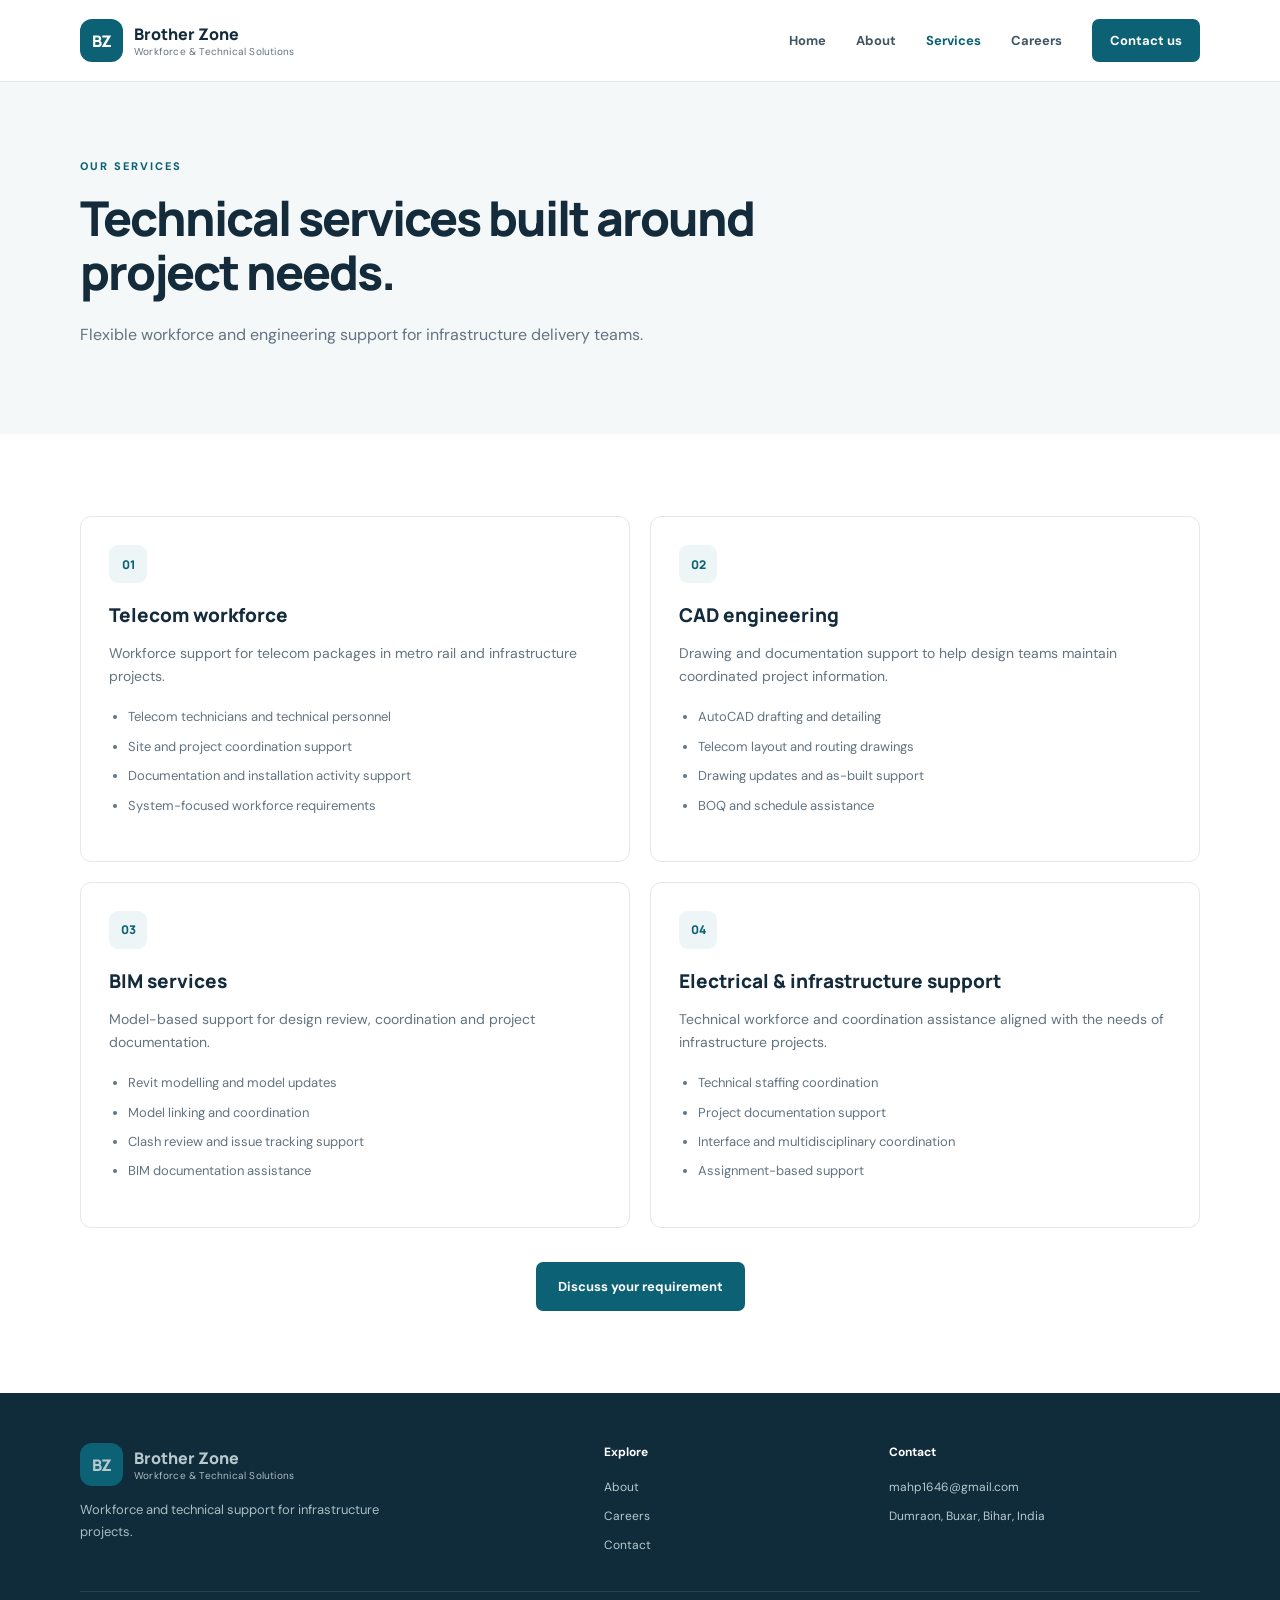
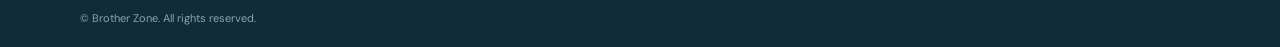
<file: services.html>
<!doctype html><html lang="en"><head><meta charset="utf-8"><meta name="viewport" content="width=device-width,initial-scale=1"><meta name="description" content="Telecom workforce, CAD engineering and BIM services by Brother Zone."><title>Services | Brother Zone</title><style>
@import url('https://fonts.googleapis.com/css2?family=DM+Sans:wght@400;500;600;700&family=Manrope:wght@400;500;600;700;800&display=swap');
:root{--ink:#142b3b;--muted:#627381;--blue:#0c6174;--blue2:#0a4658;--gold:#e9aa52;--paper:#f5f8f9;--line:#e2e9ec;--white:#fff}*{box-sizing:border-box}html{scroll-behavior:smooth}body{margin:0;color:var(--ink);font-family:'DM Sans',Arial,sans-serif;line-height:1.65;background:#fff}a{color:var(--blue);text-decoration:none}a:hover{color:var(--blue2)}.container{width:min(1120px,calc(100% - 40px));margin:auto}.site-header{height:82px;background:#fff;border-bottom:1px solid var(--line);display:flex;align-items:center;position:sticky;top:0;z-index:10}.nav-wrap{display:flex;align-items:center;justify-content:space-between}.brand{display:flex;align-items:center;gap:11px;color:var(--ink)}.brand-mark{width:43px;height:43px;display:grid;place-items:center;background:var(--blue);color:#fff;font:800 16px Manrope,sans-serif;border-radius:12px;letter-spacing:-1px}.brand strong,.brand small{display:block;line-height:1.3}.brand strong{font:800 16px Manrope,sans-serif}.brand small{font-size:10px;color:var(--muted);letter-spacing:.2px}.nav{display:flex;align-items:center;gap:30px}.nav a{font-size:13px;font-weight:700;color:#415564}.nav a.active{color:var(--blue)}.nav .nav-cta{background:var(--blue);color:#fff;padding:11px 18px;border-radius:7px}.menu-toggle{display:none;border:0;background:transparent;font-size:25px;color:var(--ink)}.hero{background:linear-gradient(115deg,#f3f8f9 0%,#edf4f5 58%,#e5eff1 100%);padding:90px 0 94px;overflow:hidden}.hero-grid{display:grid;grid-template-columns:1.2fr .8fr;gap:75px;align-items:center}.eyebrow{font-size:11px;font-weight:800;letter-spacing:2px;color:var(--blue);margin:0 0 16px}.hero h1,.page-hero h1{font:800 clamp(38px,5vw,58px)/1.13 Manrope,sans-serif;letter-spacing:-2px;margin:0 0 22px;max-width:700px}.hero-copy{font-size:17px;color:#566b78;max-width:590px}.actions{display:flex;gap:13px;flex-wrap:wrap;margin-top:30px}.btn{display:inline-flex;align-items:center;justify-content:center;padding:13px 21px;border-radius:7px;font-size:13px;font-weight:700;border:1px solid transparent;cursor:pointer;font-family:inherit}.btn-primary{background:var(--blue);color:#fff}.btn-primary:hover{background:var(--blue2);color:#fff}.btn-outline{border-color:#b8cbd0;color:var(--blue)}.btn-light{background:#fff;color:var(--blue)}.btn-full{width:100%}.hero-panel{background:#fff;padding:30px 32px;border-radius:13px;box-shadow:0 18px 55px #163b4a12}.panel-kicker{font-size:10px;font-weight:800;letter-spacing:2px;color:#8a9aa3;padding-bottom:18px;border-bottom:1px solid var(--line)}.focus-item{display:flex;gap:18px;padding:19px 0;border-bottom:1px solid var(--line)}.focus-item>span{font:800 13px Manrope;color:var(--gold)}.focus-item b,.focus-item small{display:block}.focus-item b{font:700 15px Manrope}.focus-item small{font-size:12px;color:var(--muted);margin-top:3px}.panel-foot{font-size:11px;color:var(--blue);font-weight:700;padding-top:20px}.section{padding:82px 0}.section-heading{text-align:center;max-width:650px;margin:0 auto 38px}.section-heading h2,.content-narrow h2,.contact-grid h2,.careers-layout h2{font:800 31px/1.2 Manrope;margin:0 0 14px;letter-spacing:-.7px}.section-heading>p:last-child{color:var(--muted)}.cards{display:grid;gap:20px}.three{grid-template-columns:repeat(3,1fr)}.two{grid-template-columns:repeat(2,1fr)}.card{border:1px solid var(--line);border-radius:11px;padding:28px;background:#fff}.card-icon{width:38px;height:38px;display:grid;place-items:center;background:#edf5f6;color:var(--blue);font:800 12px Manrope;border-radius:9px;margin-bottom:19px}.card h3,.card h2{font:800 19px Manrope;margin:0 0 10px}.card p{color:var(--muted);font-size:14px}.card>a{font-size:12px;font-weight:800}.cta-band{background:var(--blue2);color:#fff;padding:52px 0}.cta-inner{display:flex;align-items:center;justify-content:space-between;gap:25px}.cta-inner .eyebrow{color:#9fd0d6}.cta-inner h2{font:800 28px Manrope;margin:0 0 8px}.cta-inner p:not(.eyebrow){color:#c4d8dc;margin:0}.footer{background:#102b39;color:#d8e4e7;padding:50px 0 20px}.footer-grid{display:grid;grid-template-columns:2fr 1fr 1.3fr;gap:45px;padding-bottom:35px}.brand-footer{color:#fff}.brand-footer small{color:#aabdc3}.footer p{font-size:13px;color:#aabdc3;max-width:300px}.footer-grid>div:not(:first-child){display:flex;flex-direction:column;align-items:flex-start;gap:9px;font-size:12px}.footer-grid b{color:#fff;margin-bottom:6px}.footer-grid a,.footer-grid span{color:#b8c9ce}.copyright{border-top:1px solid #29434e;padding-top:17px;color:#8ea4ac;font-size:11px}.page-hero{background:var(--paper);padding:75px 0 70px}.page-hero h1{font-size:clamp(35px,4vw,48px);max-width:780px}.page-hero p:not(.eyebrow){color:var(--muted);max-width:680px}.content-narrow{max-width:780px}.content-narrow p{color:var(--muted);margin-bottom:28px}.note{padding:24px;background:#f1f7f8;border-left:3px solid var(--gold);border-radius:5px}.note p{margin:8px 0 0}.service-card ul{padding-left:19px;color:var(--muted);font-size:13px}.service-card li{padding:4px 0}.section-bottom{text-align:center;margin-top:34px}.careers-layout{display:grid;grid-template-columns:1.4fr .8fr;gap:60px}.muted{color:var(--muted)}.role{padding:19px 0;border-bottom:1px solid var(--line)}.role h3{font:700 17px Manrope;margin:8px 0 5px}.role p{font-size:13px;color:var(--muted);margin:0}.role-tag{font-size:9px;font-weight:800;letter-spacing:1.3px;color:var(--blue)}.apply-box{background:#f2f7f8;border-radius:11px;padding:28px;height:max-content}.apply-box h2{font-size:24px}.apply-box p{font-size:13px;color:var(--muted)}.apply-box .small{margin-top:17px}.small{font-size:11px}.contact-grid{display:grid;grid-template-columns:.8fr 1.2fr;gap:70px}.contact-line{padding:16px 0;border-bottom:1px solid var(--line);display:flex;flex-direction:column;gap:4px}.contact-line span{font-size:11px;color:var(--muted);text-transform:uppercase;letter-spacing:1px}.contact-line a,.contact-line b{font-size:14px}.contact-grid .muted{font-size:13px;margin-top:22px}.contact-form{background:#f7f9fa;border:1px solid var(--line);border-radius:11px;padding:28px}.contact-form h2{font-size:24px}.contact-form label{display:block;font-size:12px;font-weight:700;margin:13px 0 6px}.contact-form input,.contact-form select,.contact-form textarea{width:100%;padding:12px;border:1px solid #d8e2e5;border-radius:6px;background:#fff;font:13px 'DM Sans',sans-serif;color:var(--ink)}.contact-form textarea{resize:vertical}.contact-form button{margin-top:18px}.contact-form .small{margin-bottom:0}@media(max-width:760px){.site-header{height:72px}.menu-toggle{display:block}.nav{display:none;position:absolute;top:71px;left:0;right:0;background:#fff;padding:18px 22px 23px;box-shadow:0 12px 18px #102b3915;flex-direction:column;align-items:stretch;gap:17px}.nav.open{display:flex}.nav .nav-cta{text-align:center}.hero{padding:65px 0}.hero-grid,.careers-layout,.contact-grid{grid-template-columns:1fr;gap:35px}.hero h1{font-size:40px}.three,.two{grid-template-columns:1fr}.section{padding:62px 0}.cta-inner{align-items:flex-start;flex-direction:column}.footer-grid{grid-template-columns:1fr 1fr;gap:28px}.footer-grid>div:first-child{grid-column:1/-1}.page-hero{padding:55px 0}.page-hero h1{font-size:37px}}@media(prefers-reduced-motion:no-preference){.card,.btn{transition:transform .18s ease,background .18s ease}.card:hover{transform:translateY(-3px)}}

</style><script>
document.addEventListener('DOMContentLoaded',()=>{const toggle=document.querySelector('.menu-toggle');const nav=document.querySelector('.nav');if(toggle&&nav){toggle.addEventListener('click',()=>{const open=nav.classList.toggle('open');toggle.setAttribute('aria-expanded',String(open));});}document.querySelectorAll('[data-year]').forEach(el=>el.textContent=new Date().getFullYear());const form=document.getElementById('contactForm');if(form){form.addEventListener('submit',e=>{e.preventDefault();const d=new FormData(form);const subject=encodeURIComponent('Website enquiry - '+d.get('subject'));const body=encodeURIComponent('Name: '+d.get('name')+'
Email: '+d.get('email')+'
Enquiry type: '+d.get('subject')+'

Message:
'+d.get('message'));window.location.href='mailto:mahp1646@gmail.com?subject='+subject+'&body='+body;});}});
</script></head><body>
<header class="site-header"><div class="container nav-wrap"><a class="brand" href="index.html"><span class="brand-mark">BZ</span><span><strong>Brother Zone</strong><small>Workforce & Technical Solutions</small></span></a><button class="menu-toggle" aria-label="Toggle navigation" aria-expanded="false">☰</button><nav class="nav"><a href="index.html">Home</a><a href="about.html">About</a><a class="active" href="services.html">Services</a><a href="careers.html">Careers</a><a class="nav-cta" href="contact.html">Contact us</a></nav></div></header>
<main><section class="page-hero"><div class="container"><p class="eyebrow">OUR SERVICES</p><h1>Technical services built around project needs.</h1><p>Flexible workforce and engineering support for infrastructure delivery teams.</p></div></section><section class="section"><div class="container cards two"><article class="card service-card"><div class="card-icon">01</div><h2>Telecom workforce</h2><p>Workforce support for telecom packages in metro rail and infrastructure projects.</p><ul><li>Telecom technicians and technical personnel</li><li>Site and project coordination support</li><li>Documentation and installation activity support</li><li>System-focused workforce requirements</li></ul></article><article class="card service-card"><div class="card-icon">02</div><h2>CAD engineering</h2><p>Drawing and documentation support to help design teams maintain coordinated project information.</p><ul><li>AutoCAD drafting and detailing</li><li>Telecom layout and routing drawings</li><li>Drawing updates and as-built support</li><li>BOQ and schedule assistance</li></ul></article><article class="card service-card"><div class="card-icon">03</div><h2>BIM services</h2><p>Model-based support for design review, coordination and project documentation.</p><ul><li>Revit modelling and model updates</li><li>Model linking and coordination</li><li>Clash review and issue tracking support</li><li>BIM documentation assistance</li></ul></article><article class="card service-card"><div class="card-icon">04</div><h2>Electrical & infrastructure support</h2><p>Technical workforce and coordination assistance aligned with the needs of infrastructure projects.</p><ul><li>Technical staffing coordination</li><li>Project documentation support</li><li>Interface and multidisciplinary coordination</li><li>Assignment-based support</li></ul></article></div><div class="container section-bottom"><a class="btn btn-primary" href="contact.html">Discuss your requirement</a></div></section></main>
<footer class="footer"><div class="container footer-grid"><div><a class="brand brand-footer" href="index.html"><span class="brand-mark">BZ</span><span><strong>Brother Zone</strong><small>Workforce & Technical Solutions</small></span></a><p>Workforce and technical support for infrastructure projects.</p></div><div><b>Explore</b><a href="about.html">About</a><a href="careers.html">Careers</a><a href="contact.html">Contact</a></div><div><b>Contact</b><a href="mailto:mahp1646@gmail.com">mahp1646@gmail.com</a><span>Dumraon, Buxar, Bihar, India</span></div></div><div class="container copyright">© <span data-year></span> Brother Zone. All rights reserved.</div></footer></body></html>
</file>
